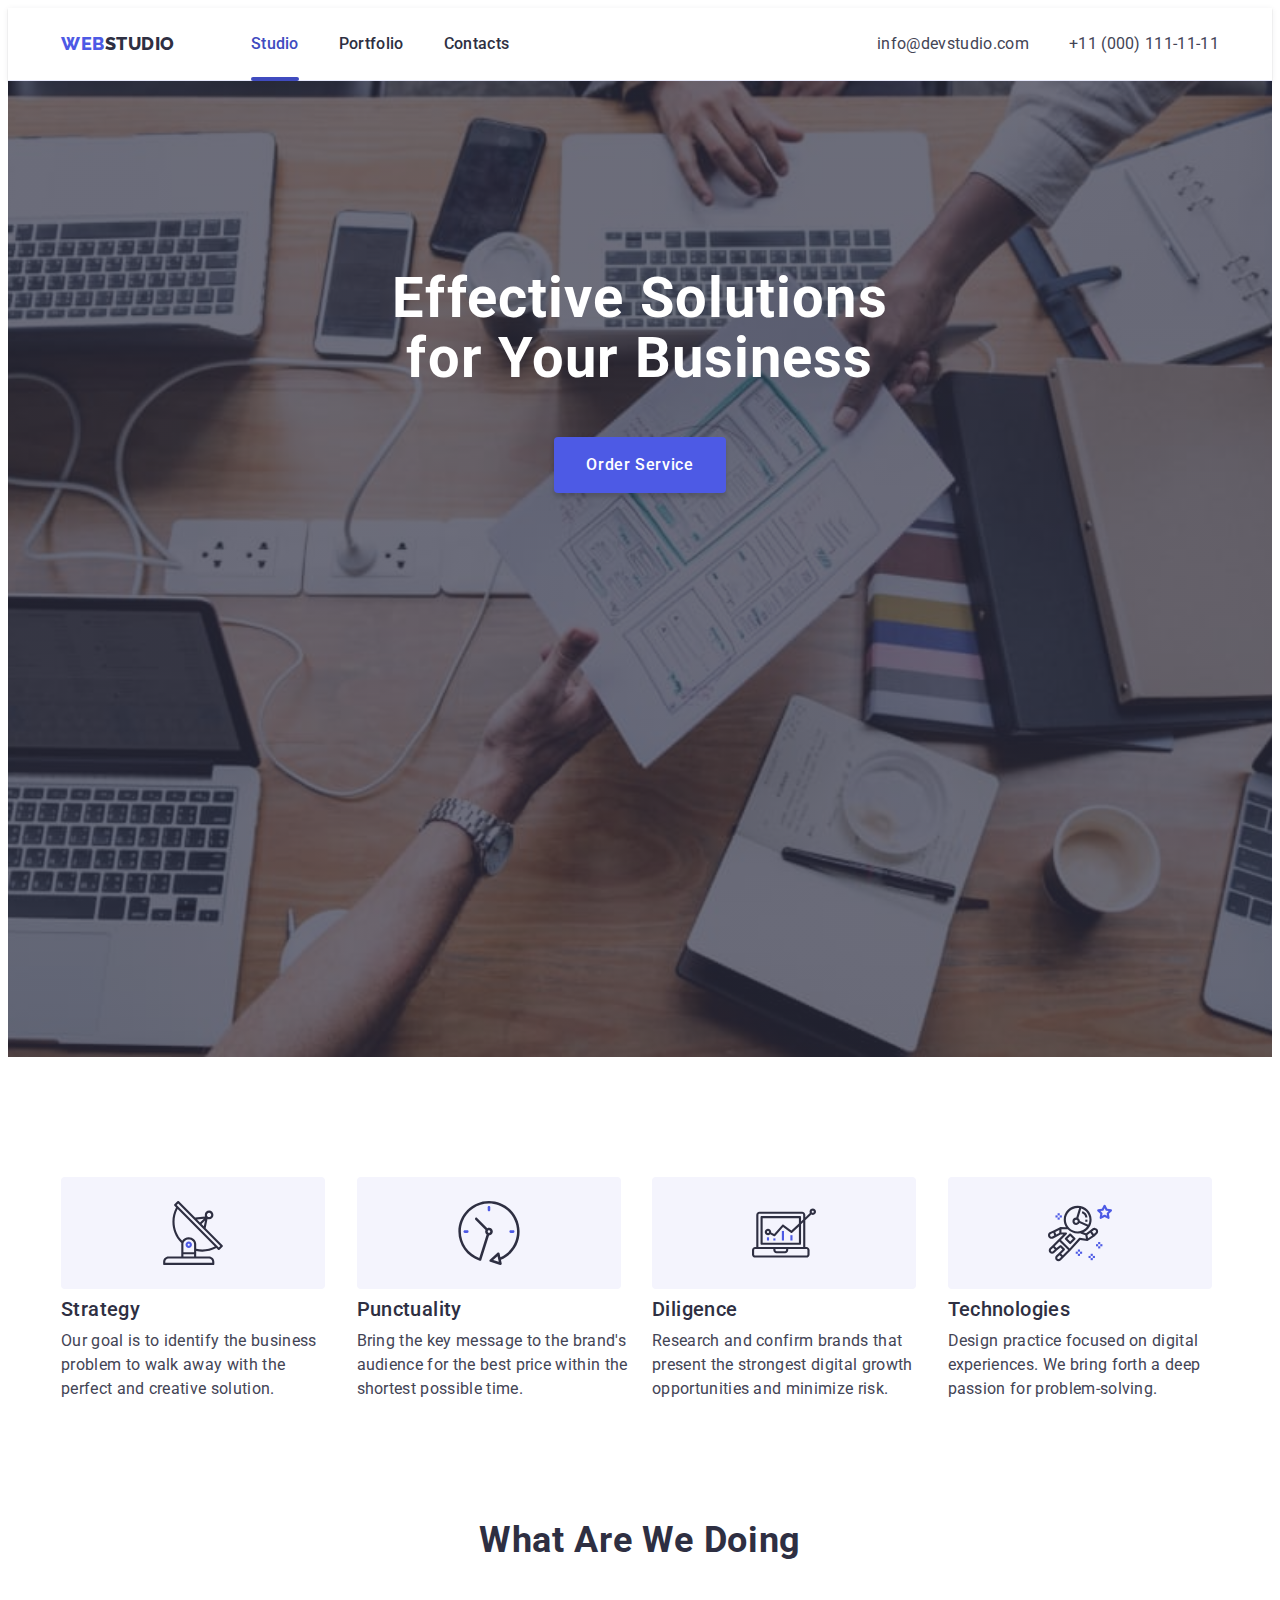
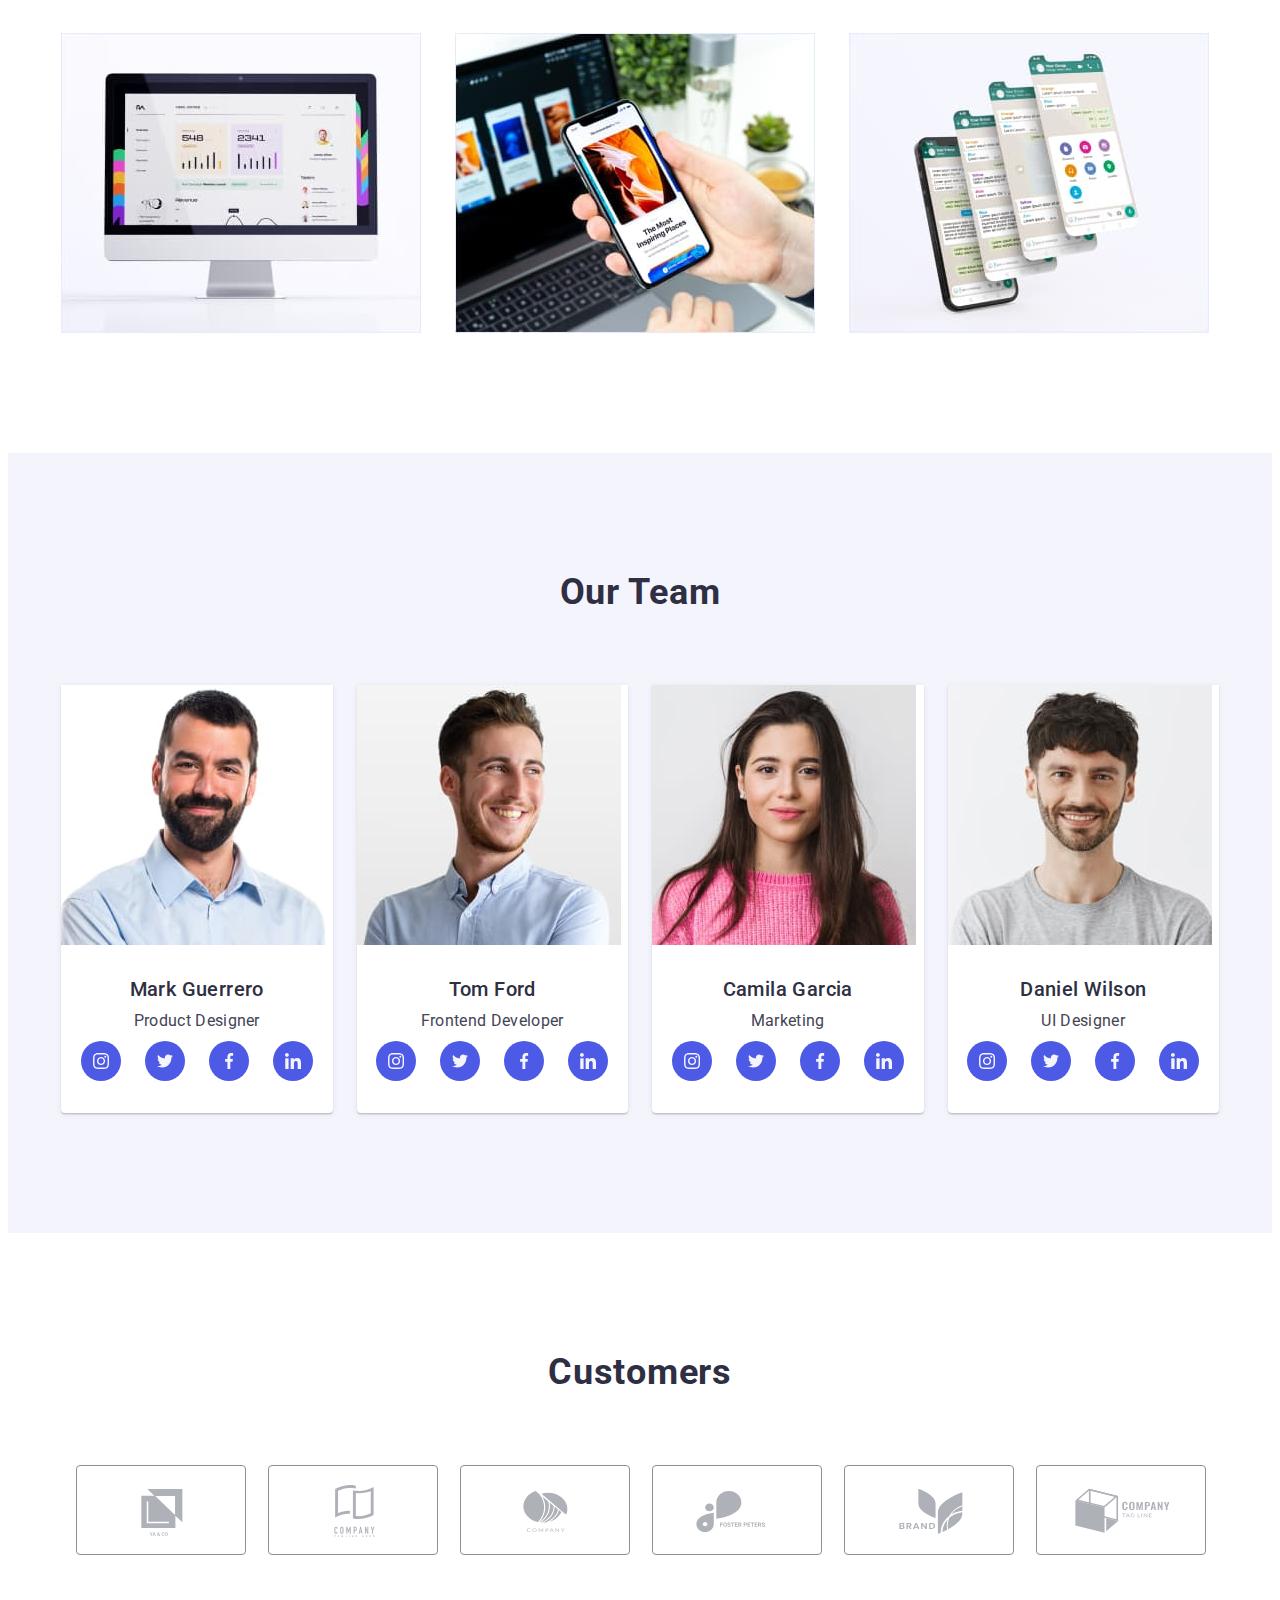
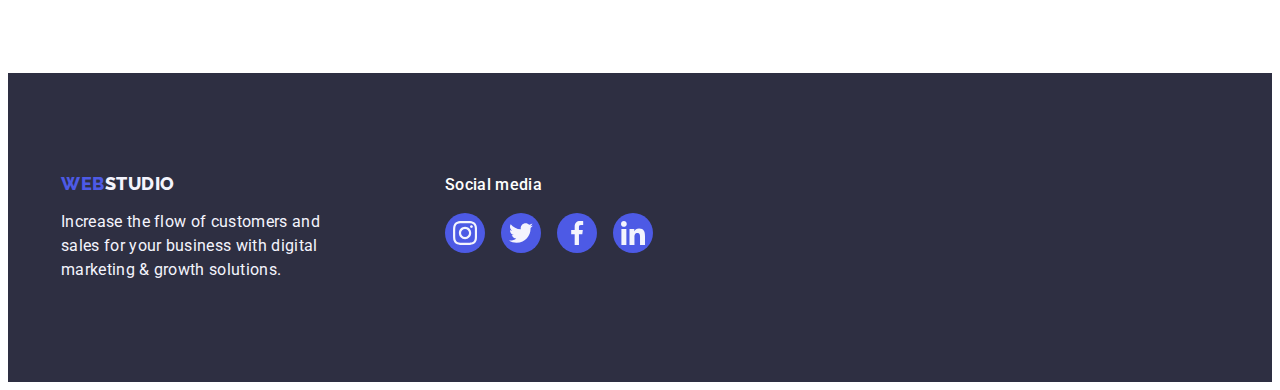
<file: index.html>
<!DOCTYPE html>
<html lang="en">
  <head>
    <meta charset="UTF-8" />
    <meta http-equiv="X-UA-Compatible" content="IE=edge" />
    <meta name="viewport" content="width=device-width, initial-scale=1.0" />
    <title>Web Studio</title>
    <link rel="preconnect" href="https://fonts.googleapis.com" />
    <link rel="preconnect" href="https://fonts.gstatic.com" crossorigin />
    <link
      href="https://fonts.googleapis.com/css2?family=Raleway:wght@800&family=Roboto:wght@400;500;700;900&display=swap"
      rel="stylesheet"
    />
    <link
      rel="stylesheet"
      href="https://cdnjs.cloudflare.com/ajax/libs/modern-normalize/1.1.0/modern-normalize.min.css"
      integrity="sha512-wpPYUAdjBVSE4KJnH1VR1HeZfpl1ub8YT/NKx4PuQ5NmX2tKuGu6U/JRp5y+Y8XG2tV+wKQpNHVUX03MfMFn9Q=="
      crossorigin="anonymous"
      referrerpolicy="no-referrer"
    />
    <link rel="stylesheet" href="./css/styles.css" />
  </head>
  <body>
    <!-- Шапка сайту -->

    <header class="header">
      <div class="container header-container">
        <nav class="header-navigation">
          <a href="./index.html" class="header-logo logo link"
            >Web<span class="logo-design">Studio</span></a
          >
          <ul class="header-list list">
            <li class="header-item">
              <a class="header-link header-link-active link" href="./index.html"
                >Studio</a
              >
            </li>
            <li class="header-item">
              <a class="header-link link" href="./portfolio.html">Portfolio</a>
            </li>
            <li class="header-item">
              <a class="header-link link" href="">Contacts</a>
            </li>
          </ul>
        </nav>
        <address class="header-address">
          <ul class="list">
            <li>
              <a
                class="header-address-link link"
                href="mailto:info@devstudio.com"
                >info@devstudio.com</a
              >
            </li>
            <li>
              <a class="header-address-link link" href="tel:+110001111111"
                >+11 (000) 111-11-11</a
              >
            </li>
          </ul>
        </address>
      </div>
    </header>
    <!-- Унікальний контент -->
    <main>
      <!-- Герой -->

      <section class="hero">
        <div class="container">
          <h1 class="hero-title">Effective Solutions for Your Business</h1>
          <button type="button" class="hero-btn btn" data-modal-open>
            Order Service
          </button>
        </div>
      </section>

      <!-- Переваги -->

      <section class="advantages section">
        <div class="container">
          <h2 class="title" hidden>our info</h2>
          <ul class="advantages-list list">
            <li class="advantages-item">
              <div class="advantages-icon">
                <svg class="team-soc-icon" width="64" height="64">
                  <use href="./images/icons.svg#icon-antenna"></use>
                </svg>
              </div>
              <h3 class="title-text">Strategy</h3>
              <p class="advantages-text text">
                Our goal is to identify the business problem to walk away with
                the perfect and creative solution.
              </p>
            </li>
            <li class="advantages-item">
              <div class="advantages-icon">
                <svg class="team-soc-icon" width="64" height="64">
                  <use href="./images/icons.svg#icon-clock"></use>
                </svg>
              </div>
              <h3 class="title-text">Punctuality</h3>
              <p class="advantages-text text">
                Bring the key message to the brand's audience for the best price
                within the shortest possible time.
              </p>
            </li>
            <li class="advantages-item">
              <div class="advantages-icon">
                <svg class="team-soc-icon" width="64" height="64">
                  <use href="./images/icons.svg#icon-diagram"></use>
                </svg>
              </div>
              <h3 class="title-text">Diligence</h3>
              <p class="advantages-text text">
                Research and confirm brands that present the strongest digital
                growth opportunities and minimize risk.
              </p>
            </li>
            <li class="advantages-item">
              <div class="advantages-icon">
                <svg class="team-soc-icon" width="64" height="64">
                  <use href="./images/icons.svg#icon-astronaut"></use>
                </svg>
              </div>
              <h3 class="title-text">Technologies</h3>
              <p class="advantages-text text">
                Design practice focused on digital experiences. We bring forth a
                deep passion for problem-solving.
              </p>
            </li>
          </ul>
        </div>
      </section>

      <!-- Чим ми займаємось -->

      <section class="about">
        <div class="container">
          <h2 class="about-title title">What are we doing</h2>
          <ul class="about-list list">
            <li class="about-item">
              <img
                src="./images/monitor.jpg"
                alt="Monitor photo"
                width="360"
                height="300"
              />
            </li>
            <li class="about-item">
              <img
                src="./images/phone.jpg"
                alt="Phone photo"
                width="360"
                height="300"
              />
            </li>
            <li class="about-item">
              <img
                src="./images/phone-slide.jpg"
                alt="Phone-slide photo"
                width="360"
                height="300"
              />
            </li>
          </ul>
        </div>
      </section>

      <!-- Наша команда -->

      <section class="team section">
        <div class="container">
          <h2 class="team-title title">Our Team</h2>
          <ul class="team-list list">
            <li class="team-item">
              <img
                src="./images/product-designer.jpg"
                alt="team member photo"
                width="264"
                height="260"
              />
              <div class="team-text-container">
                <h3 class="team-title-photo">Mark Guerrero</h3>
                <p class="team-text text">Product Designer</p>
                <ul class="team-soc-list list">
                  <li class="team-soc-item">
                    <a class="team-soc-link link" href="">
                      <svg class="team-soc-icon" width="16" height="16">
                        <use href="./images/icons.svg#icon-instagram"></use>
                      </svg>
                    </a>
                  </li>
                  <li class="team-soc-item">
                    <a class="team-soc-link link" href="">
                      <svg class="team-soc-icon" width="16" height="16">
                        <use href="./images/icons.svg#icon-twitter"></use>
                      </svg>
                    </a>
                  </li>
                  <li class="team-soc-item">
                    <a class="team-soc-link link" href="">
                      <svg class="team-soc-icon" width="16" height="16">
                        <use href="./images/icons.svg#icon-facebook"></use>
                      </svg>
                    </a>
                  </li>
                  <li class="team-soc-item">
                    <a class="team-soc-link link" href="">
                      <svg class="team-soc-icon" width="16" height="16">
                        <use href="./images/icons.svg#icon-linkedin"></use>
                      </svg>
                    </a>
                  </li>
                </ul>
              </div>
            </li>
            <li class="team-item">
              <img
                src="./images/frontend-developer.jpg"
                alt="team member photo"
                width="264"
                height="260"
              />
              <div class="team-text-container">
                <h3 class="team-title-photo">Tom Ford</h3>
                <p class="team-text text">Frontend Developer</p>
                <ul class="team-soc-list list">
                  <li class="team-soc-item">
                    <a class="team-soc-link link" href="">
                      <svg class="team-soc-icon" width="16" height="16">
                        <use href="./images/icons.svg#icon-instagram"></use>
                      </svg>
                    </a>
                  </li>
                  <li class="team-soc-item">
                    <a class="team-soc-link link" href="">
                      <svg class="team-soc-icon" width="16" height="16">
                        <use href="./images/icons.svg#icon-twitter"></use>
                      </svg>
                    </a>
                  </li>
                  <li class="team-soc-item">
                    <a class="team-soc-link link" href="">
                      <svg class="team-soc-icon" width="16" height="16">
                        <use href="./images/icons.svg#icon-facebook"></use>
                      </svg>
                    </a>
                  </li>
                  <li class="team-soc-item">
                    <a class="team-soc-link link" href="">
                      <svg class="team-soc-icon" width="16" height="16">
                        <use href="./images/icons.svg#icon-linkedin"></use>
                      </svg>
                    </a>
                  </li>
                </ul>
              </div>
            </li>
            <li class="team-item">
              <img
                src="./images/marketing.jpg"
                alt="team member photo"
                width="264"
                height="260"
              />
              <div class="team-text-container">
                <h3 class="team-title-photo">Camila Garcia</h3>
                <p class="team-text text">Marketing</p>
                <ul class="team-soc-list list">
                  <li class="team-soc-item">
                    <a class="team-soc-link link" href="">
                      <svg class="team-soc-icon" width="16" height="16">
                        <use href="./images/icons.svg#icon-instagram"></use>
                      </svg>
                    </a>
                  </li>
                  <li class="team-soc-item">
                    <a class="team-soc-link link" href="">
                      <svg class="team-soc-icon" width="16" height="16">
                        <use href="./images/icons.svg#icon-twitter"></use>
                      </svg>
                    </a>
                  </li>
                  <li class="team-soc-item">
                    <a class="team-soc-link link" href="">
                      <svg class="team-soc-icon" width="16" height="16">
                        <use href="./images/icons.svg#icon-facebook"></use>
                      </svg>
                    </a>
                  </li>
                  <li class="team-soc-item">
                    <a class="team-soc-link link" href="">
                      <svg class="team-soc-icon" width="16" height="16">
                        <use href="./images/icons.svg#icon-linkedin"></use>
                      </svg>
                    </a>
                  </li>
                </ul>
              </div>
            </li>
            <li class="team-item">
              <img
                src="./images/ui-designer.jpg"
                alt="team member photo"
                width="264"
                height="260"
              />
              <div class="team-text-container">
                <h3 class="team-title-photo">Daniel Wilson</h3>
                <p class="team-text text">UI Designer</p>
                <ul class="team-soc-list list">
                  <li class="team-soc-item">
                    <a class="team-soc-link link" href="">
                      <svg class="team-soc-icon" width="16" height="16">
                        <use href="./images/icons.svg#icon-instagram"></use>
                      </svg>
                    </a>
                  </li>
                  <li class="team-soc-item">
                    <a class="team-soc-link link" href="">
                      <svg class="team-soc-icon" width="16" height="16">
                        <use href="./images/icons.svg#icon-twitter"></use>
                      </svg>
                    </a>
                  </li>
                  <li class="team-soc-item">
                    <a class="team-soc-link link" href="">
                      <svg class="team-soc-icon" width="16" height="16">
                        <use href="./images/icons.svg#icon-facebook"></use>
                      </svg>
                    </a>
                  </li>
                  <li class="team-soc-item">
                    <a class="team-soc-link link" href="">
                      <svg class="team-soc-icon" width="16" height="16">
                        <use href="./images/icons.svg#icon-linkedin"></use>
                      </svg>
                    </a>
                  </li>
                </ul>
              </div>
            </li>
          </ul>
        </div>
      </section>

      <!-- Клієнти -->

      <section class="customers section">
        <div class="container">
          <h2 class="castomers-title title">Customers</h2>
          <ul class="castomers-list list">
            <li class="castomers-item">
              <a class="castomers-link link" href="">
                <svg class="castomers-icon" width="104" height="56">
                  <use href="./images/icons.svg#icon-Logo"></use>
                </svg>
              </a>
            </li>
            <li class="castomers-item">
              <a class="castomers-link link" href="">
                <svg class="castomers-icon" width="104" height="56">
                  <use href="./images/icons.svg#icon-Logo1"></use>
                </svg>
              </a>
            </li>
            <li class="castomers-item">
              <a class="castomers-link link" href="">
                <svg class="castomers-icon" width="104" height="56">
                  <use href="./images/icons.svg#icon-Logo2"></use>
                </svg>
              </a>
            </li>
            <li class="castomers-item">
              <a class="castomers-link link" href="">
                <svg class="castomers-icon" width="104" height="56">
                  <use href="./images/icons.svg#icon-Logo3"></use>
                </svg>
              </a>
            </li>
            <li class="castomers-item">
              <a class="castomers-link link" href="">
                <svg class="castomers-icon" width="104" height="56">
                  <use href="./images/icons.svg#icon-Logo4"></use>
                </svg>
              </a>
            </li>
            <li class="castomers-item">
              <a class="castomers-link link" href="">
                <svg class="castomers-icon" width="104" height="56">
                  <use href="./images/icons.svg#icon-Logo5"></use>
                </svg>
              </a>
            </li>
          </ul>
        </div>
      </section>
    </main>
    <!-- Футер -->
    <footer class="footer">
      <div class="container footer-container">
        <div class="footer-wrap-logo">
          <a class="footer-logo logo link" href="./index.html"
            >Web<span class="footer-logo-design">Studio</span>
          </a>
          <p class="footer-text text">
            Increase the flow of customers and sales for your business with
            digital marketing & growth solutions.
          </p>
        </div>
        <div class="footer-wrap-soc">
          <p class="footer-soc-text text">Social media</p>
          <ul class="footer-soc-list list">
            <li class="footer-soc-item">
              <a class="footer-soc-link link" href="">
                <svg class="footer-soc-icon" width="24" height="24">
                  <use href="./images/icons.svg#icon-instagram"></use>
                </svg>
              </a>
            </li>
            <li class="footer-soc-item">
              <a class="footer-soc-link link" href="">
                <svg class="footer-soc-icon" width="24" height="24">
                  <use href="./images/icons.svg#icon-twitter"></use>
                </svg>
              </a>
            </li>
            <li class="footer-soc-item">
              <a class="footer-soc-link link" href="">
                <svg class="footer-soc-icon" width="24" height="24">
                  <use href="./images/icons.svg#icon-facebook"></use>
                </svg>
              </a>
            </li>
            <li class="footer-soc-item">
              <a class="footer-soc-link link" href="">
                <svg class="footer-soc-icon" width="24" height="24">
                  <use href="./images/icons.svg#icon-linkedin"></use>
                </svg>
              </a>
            </li>
          </ul>
        </div>
      </div>
    </footer>
    <!-- Модальне вікно -->
    <div class="backdrop is-hidden" data-modal>
      <div class="modal">
        <button type="button" class="button-modal-btn" data-modal-close>
          <svg class="modal-btn" width="8" height="8">
            <use href="./images/icons.svg#icon-close-black"></use>
          </svg>
        </button>
      </div>
    </div>
    <script src="./js/modal.js"></script>
  </body>
</html>
</file>
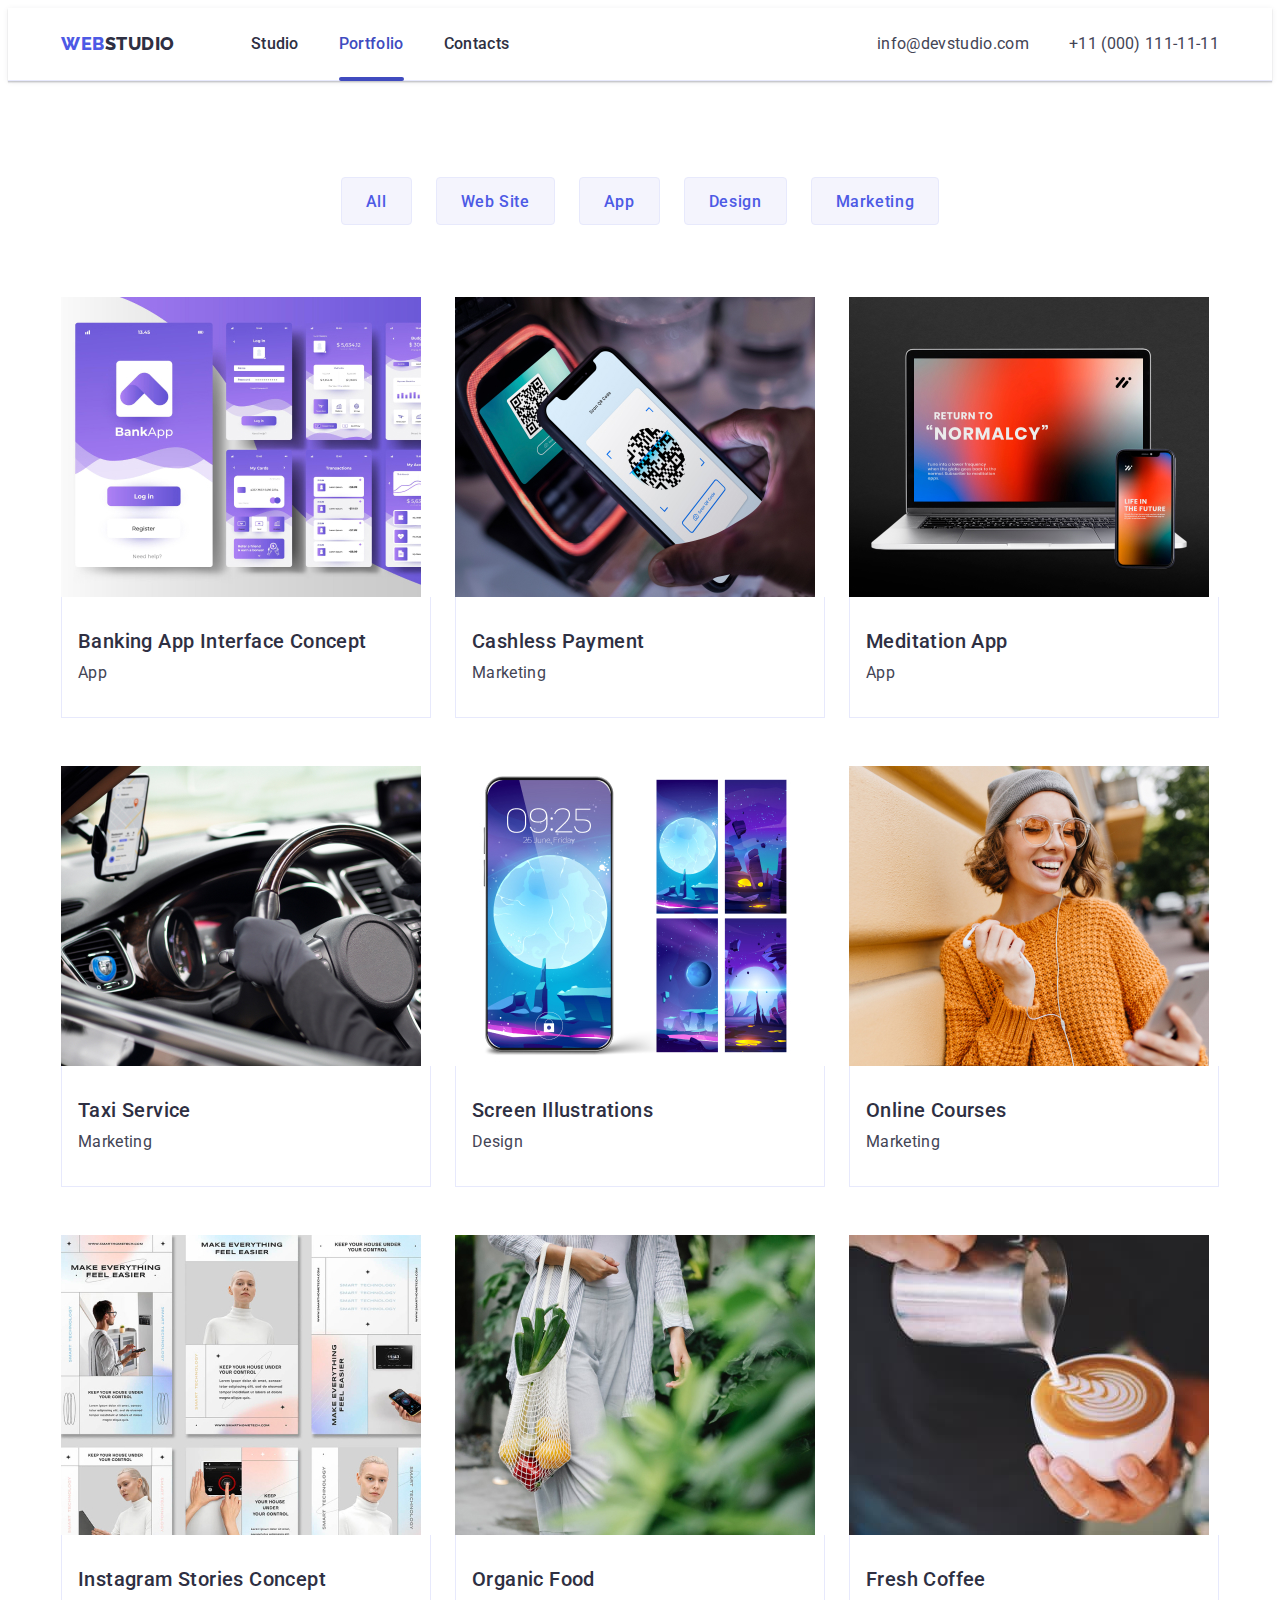
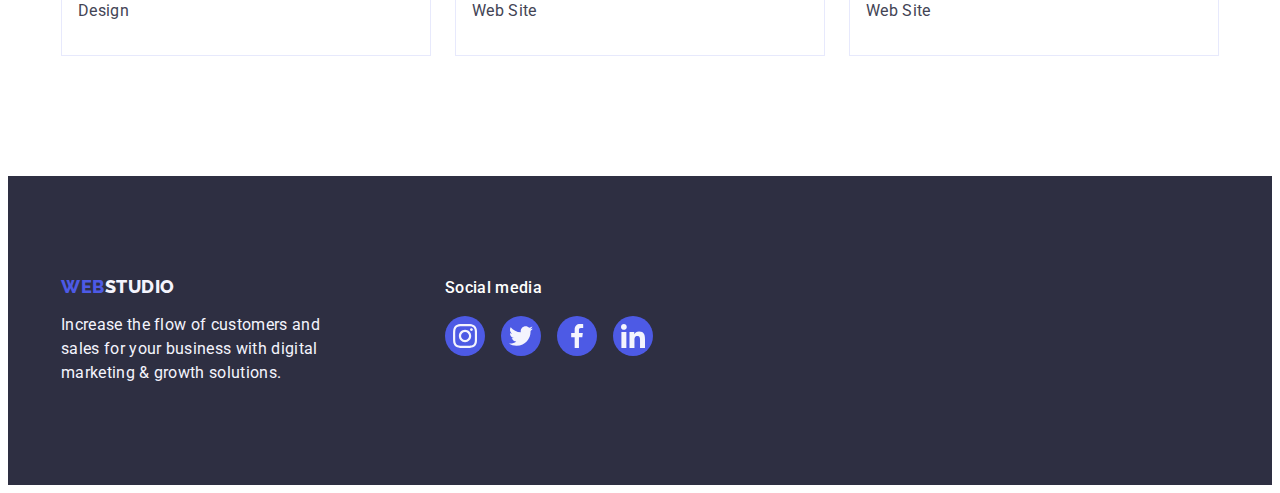
<file: portfolio.html>
<!DOCTYPE html>
<html lang="en">
  <head>
    <meta charset="UTF-8" />
    <meta http-equiv="X-UA-Compatible" content="IE=edge" />
    <meta name="viewport" content="width=device-width, initial-scale=1.0" />
    <title>Portfolio</title>
    <link rel="preconnect" href="https://fonts.googleapis.com" />
    <link rel="preconnect" href="https://fonts.gstatic.com" crossorigin />
    <link
      href="https://fonts.googleapis.com/css2?family=Raleway:wght@800&family=Roboto:wght@400;500;700;900&display=swap"
      rel="stylesheet"
    />
    <link
      rel="stylesheet"
      href="https://cdnjs.cloudflare.com/ajax/libs/modern-normalize/1.1.0/modern-normalize.min.css"
      integrity="sha512-wpPYUAdjBVSE4KJnH1VR1HeZfpl1ub8YT/NKx4PuQ5NmX2tKuGu6U/JRp5y+Y8XG2tV+wKQpNHVUX03MfMFn9Q=="
      crossorigin="anonymous"
      referrerpolicy="no-referrer"
    />
    <link rel="stylesheet" href="./css/styles.css" />
  </head>
  <body>
    <!-- Шапка сайту -->
    <header class="header header-portfolio">
      <div class="container header-container">
        <nav class="header-navigation">
          <a href="./index.html" class="header-logo logo link"
            >Web<span class="logo-design">Studio</span></a
          >
          <ul class="header-list list">
            <li class="header-item">
              <a class="header-link link" href="./index.html">Studio</a>
            </li>
            <li class="header-item">
              <a
                class="header-link header-link-active link"
                href="./portfolio.html"
                >Portfolio</a
              >
            </li>
            <li class="header-item">
              <a class="header-link link" href="">Contacts</a>
            </li>
          </ul>
        </nav>
        <address class="header-address">
          <ul class="list">
            <li>
              <a
                class="header-address-link link"
                href="mailto:info@devstudio.com"
                >info@devstudio.com</a
              >
            </li>
            <li>
              <a class="header-address-link link" href="tel:+110001111111"
                >+11 (000) 111-11-11</a
              >
            </li>
          </ul>
        </address>
      </div>
    </header>
    <!-- Унікальний контент -->
    <main>
      <!-- Секція фільтрів по проектам -->
      <section class="portfolio">
        <div class="container">
          <h1 class="hero-title" hidden>List of projects</h1>
          <ul class="filter-list list">
            <li class="filter-item">
              <button type="button" class="filter-btn btn">All</button>
            </li>
            <li class="filter-item">
              <button type="button" class="filter-btn btn">Web Site</button>
            </li>
            <li class="filter-item">
              <button type="button" class="filter-btn btn">App</button>
            </li>
            <li class="filter-item">
              <button type="button" class="filter-btn btn">Design</button>
            </li>
            <li class="filter-item">
              <button type="button" class="filter-btn btn">Marketing</button>
            </li>
          </ul>
          <!-- Секція проектів -->
          <ul class="gallery-list list">
            <li class="gallery-item">
              <a class="gallery-link link" href="">
                <div class="gallery-cover-wrap">
                  <img
                    src="./images/project1.jpg"
                    class="advantages-text text"
                    alt="Banking App"
                    width="360"
                    height="300"
                  />
                  <p class="gallery-top-text">
                    14 Stylish and User-Friendly App Design Concepts · Task
                    Manager App · Calorie Tracker App · Exotic Fruit Ecommerce
                    App · Cloud Storage App
                  </p>
                </div>
                <div class="text-photo">
                  <h2 class="title-text galery-title">
                    Banking App Interface Concept
                  </h2>
                  <p class="galery-text text">App</p>
                </div></a
              >
            </li>
            <li class="gallery-item">
              <a class="gallery-link link" href="">
                <div class="gallery-cover-wrap">
                  <img
                    src="./images/project2.jpg"
                    alt="Payment"
                    width="360"
                    height="300"
                  />
                  <p class="gallery-top-text">
                    14 Stylish and User-Friendly App Design Concepts · Task
                    Manager App · Calorie Tracker App · Exotic Fruit Ecommerce
                    App · Cloud Storage App
                  </p>
                </div>
                <div class="text-photo">
                  <h2 class="title-text galery-title">Cashless Payment</h2>
                  <p class="galery-text text">Marketing</p>
                </div>
              </a>
            </li>
            <li class="gallery-item">
              <a class="gallery-link link" href="">
                <div class="gallery-cover-wrap">
                  <img
                    src="./images/project3.jpg"
                    alt="Meditation App"
                    width="360"
                    height="300"
                  />
                  <p class="gallery-top-text">
                    14 Stylish and User-Friendly App Design Concepts · Task
                    Manager App · Calorie Tracker App · Exotic Fruit Ecommerce
                    App · Cloud Storage App
                  </p>
                </div>
                <div class="text-photo">
                  <h2 class="title-text galery-title">Meditation App</h2>
                  <p class="galery-text text">App</p>
                </div>
              </a>
            </li>
            <li class="gallery-item">
              <a class="gallery-link link" href="">
                <div class="gallery-cover-wrap">
                  <img
                    src="./images/project4.jpg"
                    alt="car"
                    width="360"
                    height="300"
                  />
                  <p class="gallery-top-text">
                    14 Stylish and User-Friendly App Design Concepts · Task
                    Manager App · Calorie Tracker App · Exotic Fruit Ecommerce
                    App · Cloud Storage App
                  </p>
                </div>
                <div class="text-photo">
                  <h2 class="title-text galery-title">Taxi Service</h2>
                  <p class="galery-text text">Marketing</p>
                </div>
              </a>
            </li>
            <li class="gallery-item">
              <a class="gallery-link link" href="">
                <div class="gallery-cover-wrap">
                  <img
                    src="./images/project5.jpg"
                    alt="phone"
                    width="360"
                    height="300"
                  />
                  <p class="gallery-top-text">
                    14 Stylish and User-Friendly App Design Concepts · Task
                    Manager App · Calorie Tracker App · Exotic Fruit Ecommerce
                    App · Cloud Storage App
                  </p>
                </div>
                <div class="text-photo">
                  <h2 class="title-text galery-title">Screen Illustrations</h2>
                  <p class="galery-text text">Design</p>
                </div>
              </a>
            </li>
            <li class="gallery-item">
              <a class="gallery-link link" href="">
                <div class="gallery-cover-wrap">
                  <img
                    src="./images/project6.jpg"
                    alt="girl with phone"
                    width="360"
                    height="300"
                  />
                  <p class="gallery-top-text">
                    14 Stylish and User-Friendly App Design Concepts · Task
                    Manager App · Calorie Tracker App · Exotic Fruit Ecommerce
                    App · Cloud Storage App
                  </p>
                </div>
                <div class="text-photo">
                  <h2 class="title-text galery-title">Online Courses</h2>
                  <p class="galery-text text">Marketing</p>
                </div>
              </a>
            </li>
            <li class="gallery-item">
              <a class="gallery-link link" href="">
                <div class="gallery-cover-wrap">
                  <img
                    src="./images/project7.jpg"
                    alt=" concept design"
                    width="360"
                    height="300"
                  />
                  <p class="gallery-top-text">
                    14 Stylish and User-Friendly App Design Concepts · Task
                    Manager App · Calorie Tracker App · Exotic Fruit Ecommerce
                    App · Cloud Storage App
                  </p>
                </div>
                <div class="text-photo">
                  <h2 class="title-text galery-title">
                    Instagram Stories Concept
                  </h2>
                  <p class="galery-text text">Design</p>
                </div>
              </a>
            </li>
            <li class="gallery-item">
              <a class="gallery-link link" href="">
                <div class="gallery-cover-wrap">
                  <img
                    src="./images/project8.jpg"
                    alt="products"
                    width="360"
                    height="300"
                  />
                  <p class="gallery-top-text">
                    14 Stylish and User-Friendly App Design Concepts · Task
                    Manager App · Calorie Tracker App · Exotic Fruit Ecommerce
                    App · Cloud Storage App
                  </p>
                </div>
                <div class="text-photo">
                  <h2 class="title-text galery-title">Organic Food</h2>
                  <p class="galery-text text">Web Site</p>
                </div>
              </a>
            </li>
            <li class="gallery-item">
              <a class="gallery-link link" href="">
                <div class="gallery-cover-wrap">
                  <img
                    src="./images/project9.jpg"
                    alt="cup of coffee"
                    width="360"
                    height="300"
                  />
                  <p class="gallery-top-text">
                    14 Stylish and User-Friendly App Design Concepts · Task
                    Manager App · Calorie Tracker App · Exotic Fruit Ecommerce
                    App · Cloud Storage App
                  </p>
                </div>
                <div class="text-photo">
                  <h2 class="title-text galery-title">Fresh Coffee</h2>
                  <p class="galery-text text">Web Site</p>
                </div>
              </a>
            </li>
          </ul>
        </div>
      </section>
    </main>
    <!-- Футер -->
    <footer class="footer">
      <div class="container footer-container">
        <div class="footer-wrap-logo">
          <a class="footer-logo logo link" href="./index.html"
            >Web<span class="footer-logo-design">Studio</span>
          </a>
          <p class="footer-text text">
            Increase the flow of customers and sales for your business with
            digital marketing & growth solutions.
          </p>
        </div>
        <div class="footer-wrap-soc">
          <p class="footer-soc-text text">Social media</p>
          <ul class="footer-soc-list list">
            <li class="footer-soc-item">
              <a class="footer-soc-link link" href="">
                <svg class="footer-soc-icon" width="24" height="24">
                  <use href="./images/icons.svg#icon-instagram"></use>
                </svg>
              </a>
            </li>
            <li class="footer-soc-item">
              <a class="footer-soc-link link" href="">
                <svg class="footer-soc-icon" width="24" height="24">
                  <use href="./images/icons.svg#icon-twitter"></use>
                </svg>
              </a>
            </li>
            <li class="footer-soc-item">
              <a class="footer-soc-link link" href="">
                <svg class="footer-soc-icon" width="24" height="24">
                  <use href="./images/icons.svg#icon-facebook"></use>
                </svg>
              </a>
            </li>
            <li class="footer-soc-item">
              <a class="footer-soc-link link" href="">
                <svg class="footer-soc-icon" width="24" height="24">
                  <use href="./images/icons.svg#icon-linkedin"></use>
                </svg>
              </a>
            </li>
          </ul>
        </div>
      </div>
    </footer>
  </body>
</html>
</file>
<file: css/styles.css>
:root {
  --main-tittle-color: #2e2f42;
  --color-white: #ffffff;
  --primary-color: #4d5ae5;
  --text-color: #434455;
  --color-hover: #404bbf;
  --color-cloud: #f4f4fd;
  --bg-gradient: linear-gradient(rgba(46, 47, 66, 0.7), rgba(46, 47, 66, 0.7));
}

p,
h1,
h2,
h3,
h4,
h5,
h6 {
  margin: 0;
}

ul {
  margin: 0;
  padding-left: 0;
}

img {
  display: block;
}

body {
  font-family: 'Roboto', sans-serif;
  background-color: var(--color-white);
  color: var(--text-color);
}

.list {
  list-style: none;
}

.link {
  text-decoration: none;
}

.container {
  width: 1158px;
  padding-left: 15px;
  padding-right: 15px;
  margin: 0 auto;
  /* outline: 2px solid red; */
}

.logo {
  font-family: 'Raleway', sans-serif;
  font-style: normal;
  font-weight: 800;
  font-size: 18px;
  line-height: 1.17;
  display: flex;
  align-items: center;
  letter-spacing: 0.03em;
  text-transform: uppercase;
  color: var(--primary-color);
  transition: color 250ms cubic-bezier(0.4, 0, 0.2, 1);
}

.logo:hover,
.logo:focus {
  color: var(--color-hover);
}

.btn {
  font-family: 'Roboto', sans-serif;
  font-weight: 500;
  font-size: 16px;
  line-height: 1.5;
  align-items: center;
  letter-spacing: 0.04em;
  cursor: pointer;
}

.title {
  font-size: 36px;
  line-height: 1.11;
  text-align: center;
  letter-spacing: 0.02em;
  text-transform: capitalize;
  color: var(--main-tittle-color);
}

.text {
  font-size: 16px;
  line-height: 1.5;
  letter-spacing: 0.02em;
}

.title-text {
  font-weight: 500;
  font-size: 20px;
  line-height: 1.2;
  letter-spacing: 0.02em;
  color: var(--main-tittle-color);
}

.section {
  padding-top: 120px;
  padding-bottom: 120px;
}

/* ---------------Шапка сайту--------------- */

.header {
  padding-top: 24px;
  padding-bottom: 24px;
  border-bottom: 1px solid #e7e9fc;
  box-shadow: 0px 2px 1px rgba(46, 47, 66, 0.08),
    0px 1px 1px rgba(46, 47, 66, 0.16), 0px 1px 6px rgba(46, 47, 66, 0.08);
}

.header-container {
  display: flex;
}

.header-navigation {
  display: flex;
  align-items: center;
  margin-right: auto;
}

.header-logo {
  margin-right: 76px;
}

.logo-design {
  color: var(--main-tittle-color);
}

.header-list {
  display: flex;
  gap: 40px;
  font-weight: 500;
  font-size: 16px;
  line-height: 1.5;
  letter-spacing: 0.02em;
  color: var(--color-cloud);
}

.header-item {
  position: relative;
  /* outline: 2px solid red; */
}

.header-link {
  color: var(--main-tittle-color);
  transition: color 250ms cubic-bezier(0.4, 0, 0.2, 1);
}

.header-link:hover,
.header-link:focus {
  color: var(--color-hover);
}

.header-link-active {
  color: var(--color-hover);
}

.header-link-active::after {
  content: '';
  position: absolute;
  left: 0;
  bottom: -25px;
  width: 100%;
  height: 4px;
  border-radius: 2px;
  background-color: var(--color-hover);
}

.header-address {
  font-style: normal;
  font-weight: 400;
  font-size: 16px;
  line-height: 1.5;
  letter-spacing: 0.02em;
}

.header-address .list {
  display: flex;
  gap: 40px;
}

.header-address-link {
  color: var(--text-color);
  transition: color 250ms cubic-bezier(0.4, 0, 0.2, 1);
}

.header-address-link:hover,
.header-address-link:focus {
  color: var(--color-hover);
}

/* ---------------Герой--------------- */

.hero {
  background-color: var(--main-tittle-color);
  padding-top: 188px;
  padding-bottom: 188px;
  max-width: 1440px;
  height: 600px;
  margin: 0 auto;
  background-image: var(--bg-gradient), url(../images/people-office.jpg);
  background-repeat: no-repeat;
  background-position: center;
  background-size: cover;
  /* outline: 2px solid red; */
}

.hero-title {
  font-weight: 700;
  font-size: 56px;
  line-height: 1.07;
  text-align: center;
  letter-spacing: 0.02em;
  color: var(--color-white);
  margin-bottom: 48px;
  max-width: 496px;
  margin-left: auto;
  margin-right: auto;
}

.hero-btn {
  min-width: 169px;
  height: 56px;
  padding: 16px 32px;
  display: block;
  margin: 0 auto;
  box-shadow: 0px 4px 4px rgba(0, 0, 0, 0.15);
  border-radius: 4px;
  border: transparent;
  color: var(--color-white);
  background-color: var(--primary-color);
  transition: background-color 250ms cubic-bezier(0.4, 0, 0.2, 1);
}

.hero-btn:hover,
.hero-btn:focus {
  background-color: var(--color-hover);
}

/* ---------------Переваги--------------- */

.advantages {
}
.advantages-title {
}
.advantages-list {
  display: flex;
  gap: 24px;
}
.advantages-item {
  width: calc((100% - 72px) / 4);
  /* outline: 2px solid red; */
}

.advantages-item .title-text {
  margin-bottom: 8px;
}
.advantages-title-text {
}
.advantages-text {
  color: var(--text-color);
}

.advantages-icon {
  width: 264px;
  height: 112px;
  border-radius: 4px;
  background-color: var(--color-cloud);
  display: flex;
  align-items: center;
  justify-content: center;
  margin-bottom: 8px;
}

/* ------------Чим ми займаємось------------ */

.about {
  padding-bottom: 120px;
}
.about-title {
  margin-bottom: 72px;
}
.about-list {
  display: flex;
  gap: 24px;
}

.about-item {
  width: calc((100% - 48px) / 3);
}

/* ------------Наша команда------------ */

.team {
  background-color: var(--color-cloud);
}
.team-title {
  margin-bottom: 72px;
}
.team-list {
  display: flex;
  gap: 24px;
}

.team-item {
  width: calc((100% - 72px) / 4);
  background-color: var(--color-white);
  box-shadow: 0px 1px 6px rgba(46, 47, 66, 0.08),
    0px 1px 1px rgba(46, 47, 66, 0.16), 0px 2px 1px rgba(46, 47, 66, 0.08);
  border-radius: 0px 0px 4px 4px;
}
.team-title-photo {
  font-weight: 500;
  font-size: 20px;
  line-height: 1.2;
  text-align: center;
  letter-spacing: 0.02em;
  color: #2e2f42;
  margin-bottom: 8px;
}

.team-text {
  text-align: center;
  color: var(--text-color);
  margin-bottom: 8px;
}

.team-text-container {
  padding: 32px 16px;
}

.team-soc-list {
  display: flex;
  justify-content: center;
  gap: 24px;
}

.team-soc-item {
  width: 40px;
  height: 40px;
}

.team-soc-link {
  width: 100%;
  height: 100%;
  border-radius: 50%;
  background-color: var(--primary-color);
  cursor: pointer;
  display: flex;
  align-items: center;
  justify-content: center;
  transition: background-color 250ms cubic-bezier(0.4, 0, 0.2, 1);
}

.team-soc-link:hover,
.team-soc-link:focus {
  background-color: #404bbf;
}

.team-soc-icon {
  fill: var(--color-cloud);
}

/* -----------Клієнти-------------  */

.castomers-title {
  margin-bottom: 72px;
}

.castomers-list {
  display: flex;
  justify-content: center;
  gap: 24px;
}

.castomers-item {
  width: 168px;
  height: 88px;
}
.castomers-link {
  width: 100%;
  height: 100%;
  cursor: pointer;
  display: flex;
  align-items: center;
  justify-content: center;
  color: #afb1b8;
  border: 1px solid #8e8f99;
  border-radius: 4px;
  transition: color 250ms cubic-bezier(0.4, 0, 0.2, 1),
    border 250ms cubic-bezier(0.4, 0, 0.2, 1);
}

.castomers-icon {
  fill: currentColor;
}
.castomers-link:hover,
.castomers-link:focus {
  border: 1px solid var(--color-hover);
  color: var(--color-hover);
}

/* ------------Футер------------ */

.footer {
  background-color: var(--main-tittle-color);
  padding-top: 100px;
  padding-bottom: 100px;
}

.footer-logo-design {
  color: var(--color-cloud);
}

.footer-text {
  max-width: 264px;
  color: var(--color-cloud);
  max-width: 264px;
}

.footer-logo {
  margin-bottom: 16px;
}

.footer-soc-text {
  font-weight: 500;
  color: var(--color-white);
  margin-bottom: 16px;
}

.footer-container {
  display: flex;
  /* outline: 2px solid red; */
}

.footer-wrap-logo {
  margin-right: 120px;
}

.footer-soc-list {
  display: flex;
  gap: 16px;
}

.footer-soc-item {
  width: 40px;
  height: 40px;
}

.footer-soc-link {
  width: 100%;
  height: 100%;
  border-radius: 50%;
  background-color: var(--primary-color);
  cursor: pointer;
  display: flex;
  align-items: center;
  justify-content: center;
  transition: background-color 250ms cubic-bezier(0.4, 0, 0.2, 1);
}

.footer-soc-link:hover,
.footer-soc-link:focus {
  background-color: #31d0aa;
}

.footer-soc-icon {
  fill: var(--color-cloud);
}

/* ------------ПОРТФОЛІО------------ */

/* ---------------Шапка сайту--------------- */

.header-portfolio {
}

/* -- Секція фільтрів по проектам -- */

.portfolio {
  padding-top: 96px;
  padding-bottom: 120px;
}

.filter-btn {
  min-width: 69px;
  height: 48px;
  padding: 12px 24px;
  color: #4d5ae5;
  background: var(--color-cloud);
  border: 1px solid #e7e9fc;
  border-radius: 4px;
  transition: color 250ms cubic-bezier(0.4, 0, 0.2, 1),
    background-color 250ms cubic-bezier(0.4, 0, 0.2, 1),
    border 250ms cubic-bezier(0.4, 0, 0.2, 1);
  box-shadow 250ms cubic-bezier(0.4, 0, 0.2, 1);
}

.filter-list {
  display: flex;
  justify-content: center;
  margin-bottom: 72px;
  gap: 24px;
}

.filter-btn:hover,
.filter-btn:focus {
  color: var(--color-white);
  background-color: var(--color-hover);
  box-shadow: 0px 3px 1px rgba(0, 0, 0, 0.1), 0px 2px 1px rgba(0, 0, 0, 0.08),
    0px 2px 2px rgba(0, 0, 0, 0.12);
  border: 1px solid var(--color-hover);
}
/* -- Секція проектів -- */

.gallery-list {
  display: flex;
  flex-wrap: wrap;
  gap: 48px 24px;
}

.gallery-item {
  transition: box-shadow 250ms cubic-bezier(0.4, 0, 0.2, 1);
}

.gallery-item:hover {
  box-shadow: 0px 1px 6px rgba(46, 47, 66, 0.08),
    0px 1px 1px rgba(46, 47, 66, 0.16), 0px 2px 1px rgba(46, 47, 66, 0.08);
}

.gallery-list li {
  width: calc((100% - 48px) / 3);
}

.galery-title {
  margin-bottom: 8px;
}

.galery-text {
  color: var(--text-color);
}

.text-photo {
  border-left: 1px solid #e7e9fc;
  border-right: 1px solid #e7e9fc;
  border-bottom: 1px solid #e7e9fc;
  padding: 32px 16px;
}

.gallery-cover-wrap {
  position: relative;
  overflow: hidden;
}

.gallery-top-text {
  position: absolute;
  top: 0;
  font-size: 16px;
  line-height: 1.5;
  color: var(--color-cloud);
  background-color: var(--primary-color);
  padding: 40px 32px;
  height: 100%;
  transform: translateY(100%);
  transition: transform 250ms cubic-bezier(0.4, 0, 0.2, 1);
  overflow: auto;
}

.gallery-link:hover .gallery-top-text {
  transform: translateY(0);
}

/* --------- МОДАЛЬНЕ ВІКНО ---------- */

.backdrop {
  position: fixed;
  top: 0;
  background-color: rgba(46, 47, 66, 0.4);
  width: 100%;
  height: 100%;
  transition: opacity 250ms cubic-bezier(0.4, 0, 0.2, 1),
    visibility 250ms cubic-bezier(0.4, 0, 0.2, 1);
}

.modal {
  width: 408px;
  min-height: 576px;
  background-color: #fcfcfc;
  box-shadow: 0px 1px 1px rgba(0, 0, 0, 0.14), 0px 1px 3px rgba(0, 0, 0, 0.12),
    0px 2px 1px rgba(0, 0, 0, 0.2);
  border-radius: 4px;
  position: absolute;
  top: 50%;
  left: 50%;
  transform: translate(-50%, -50%) scaleY(1);
  transition: transform 250ms cubic-bezier(0.4, 0, 0.2, 1);
  padding: 32px;
}
.backdrop.is-hidden .modal {
  transform: translate(-50%, -50%) scaleY(0);
}

.button-modal-btn {
  width: 24px;
  height: 24px;
  border-radius: 50%;
  background-color: #e7e9fc;
  border: 1px solid rgba(0, 0, 0, 0.1);
  display: flex;
  align-items: center;
  justify-content: center;
  margin-left: auto;
  cursor: pointer;
  color: var(--main-tittle-color);
}

.modal-btn {
  fill: currentColor;
}

.button-modal-btn:hover,
.button-modal-btn:focus {
  color: var(--color-white);
  background-color: var(--color-hover);
}

.is-hidden {
  opacity: 0;
  visibility: hidden;
  pointer-events: none;
}
</file>
